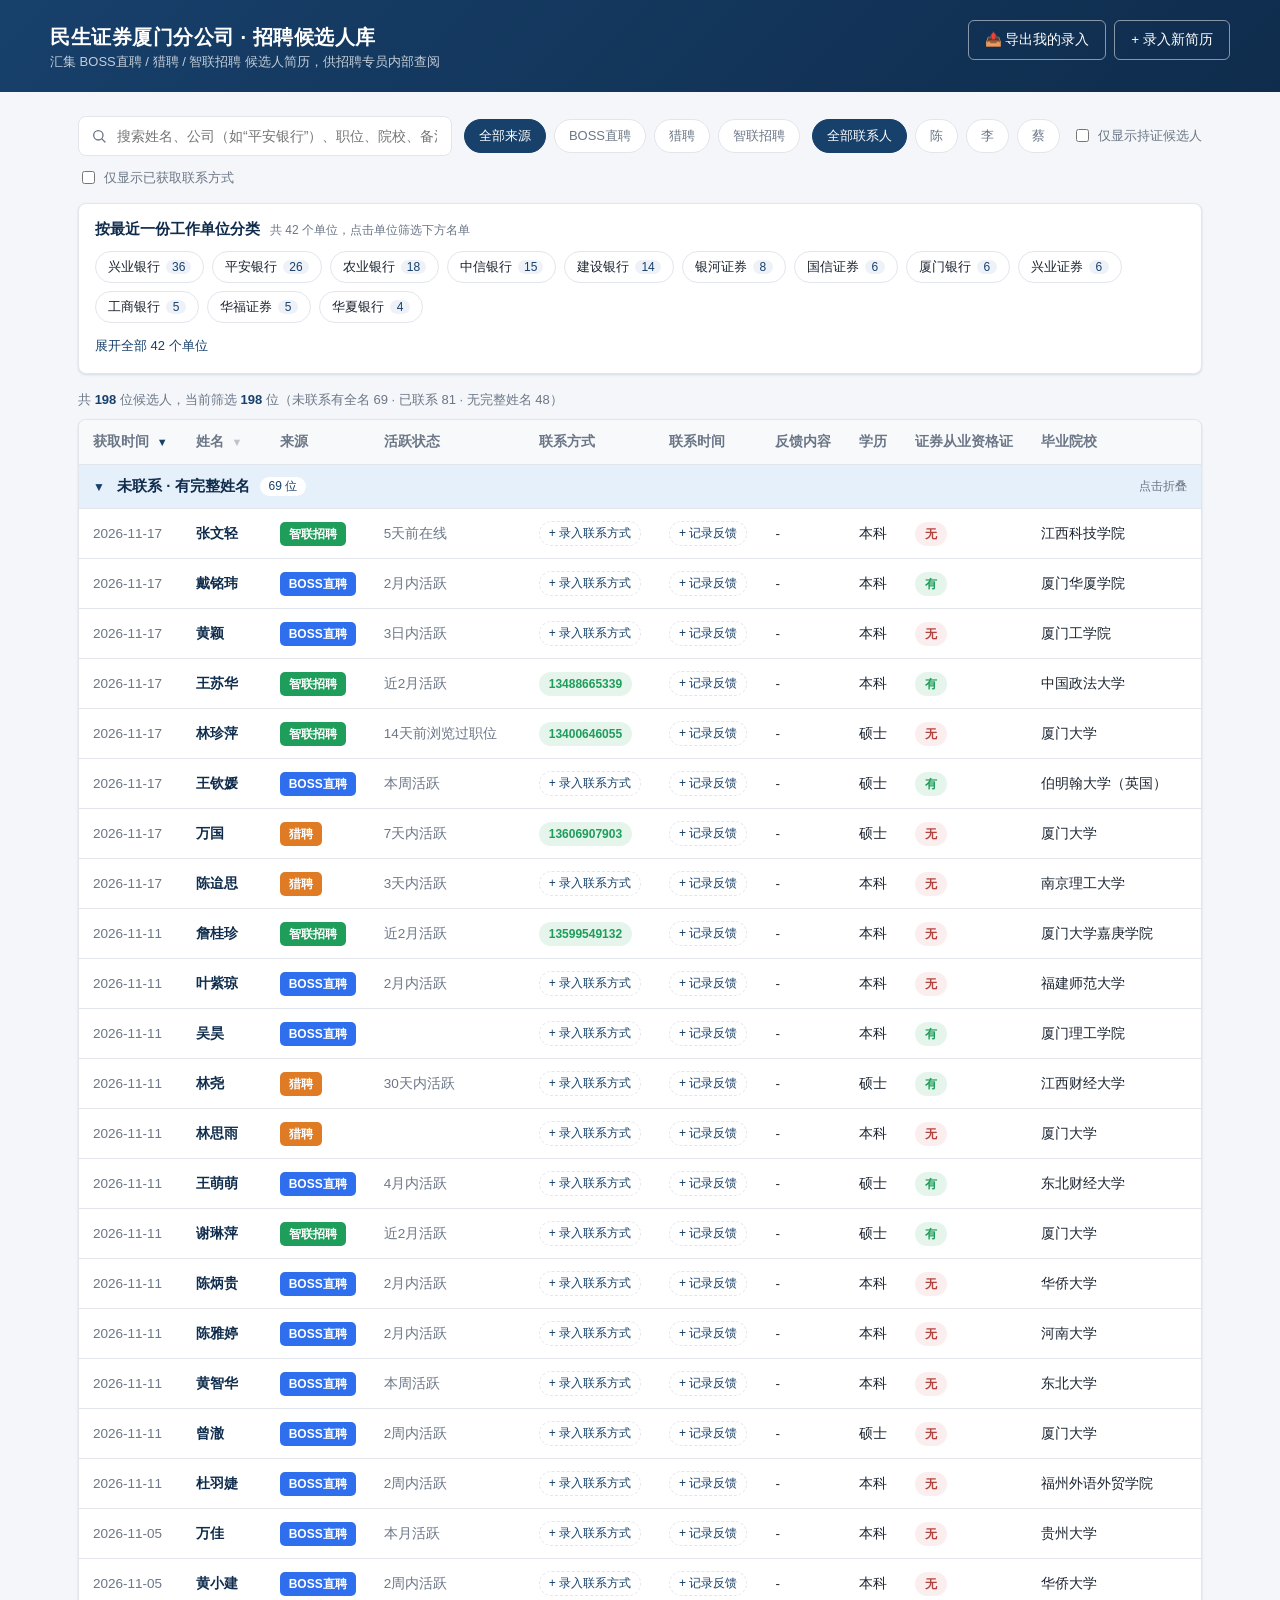
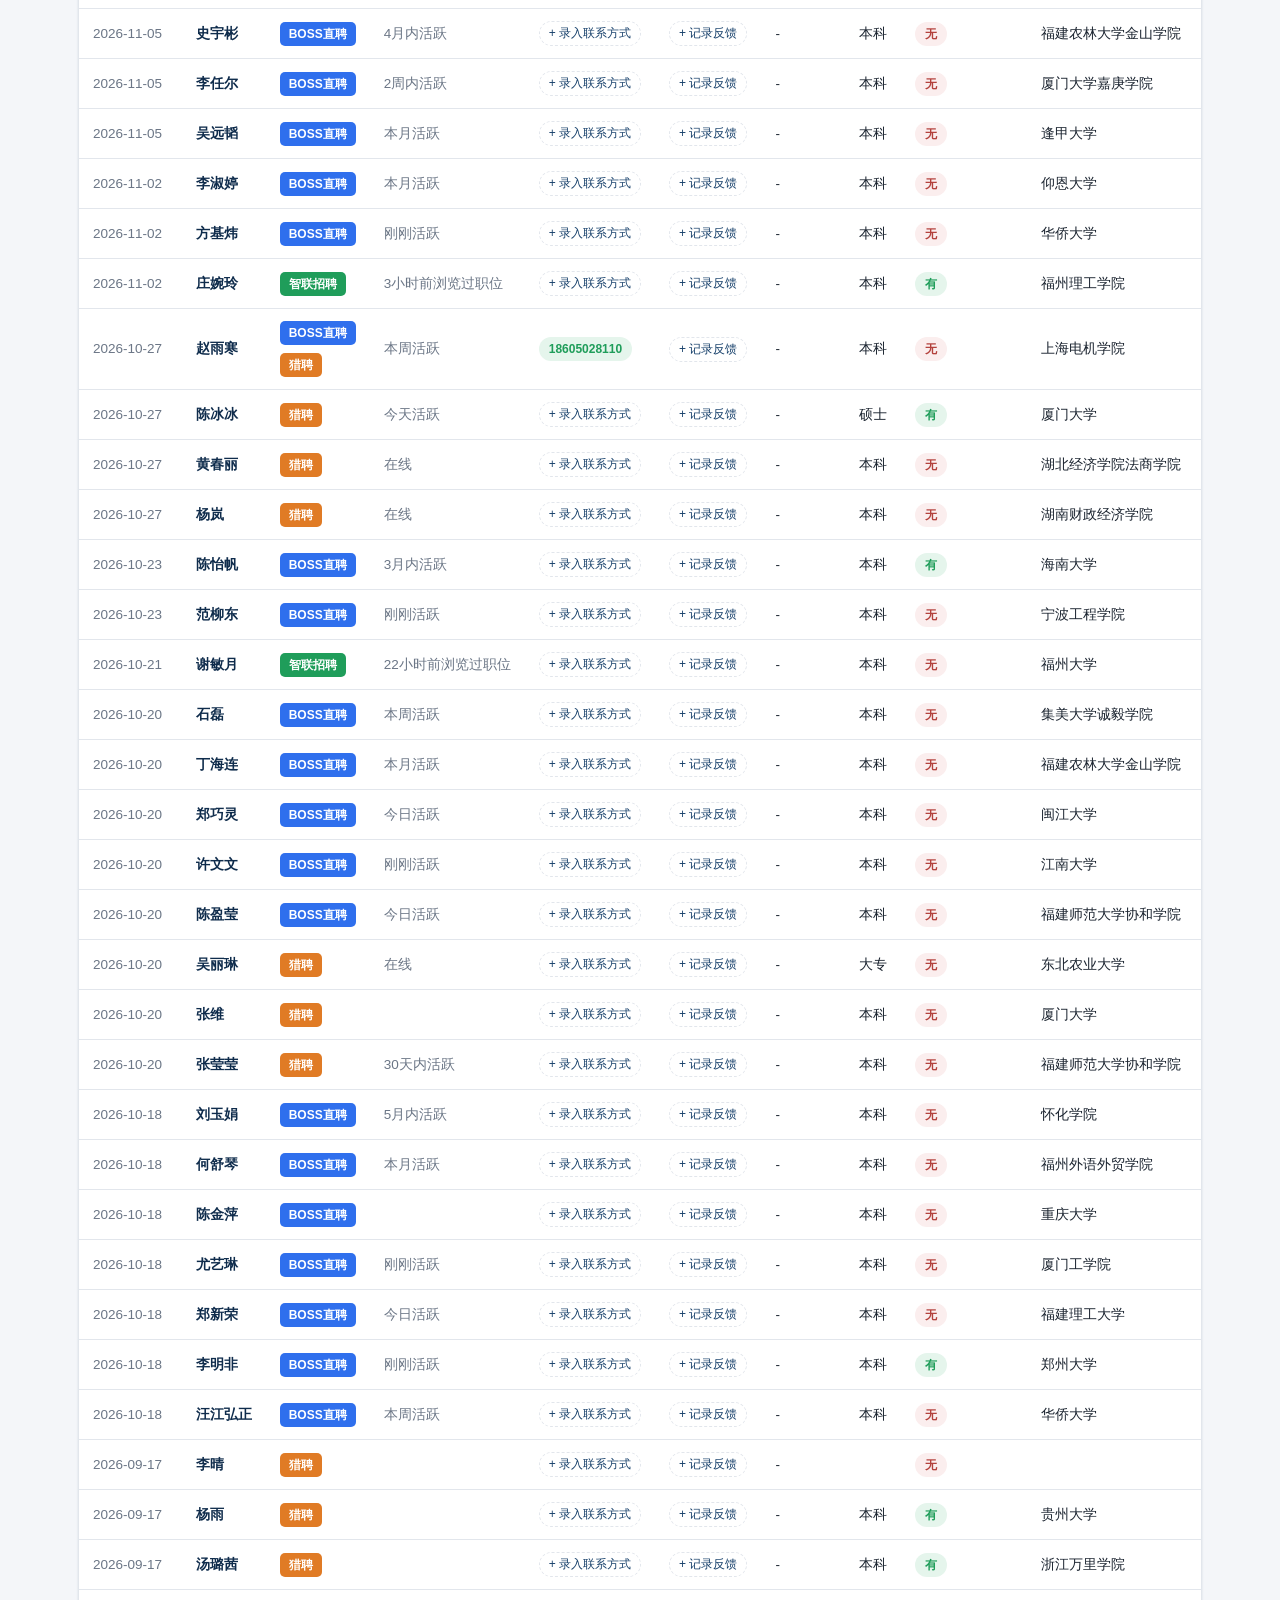
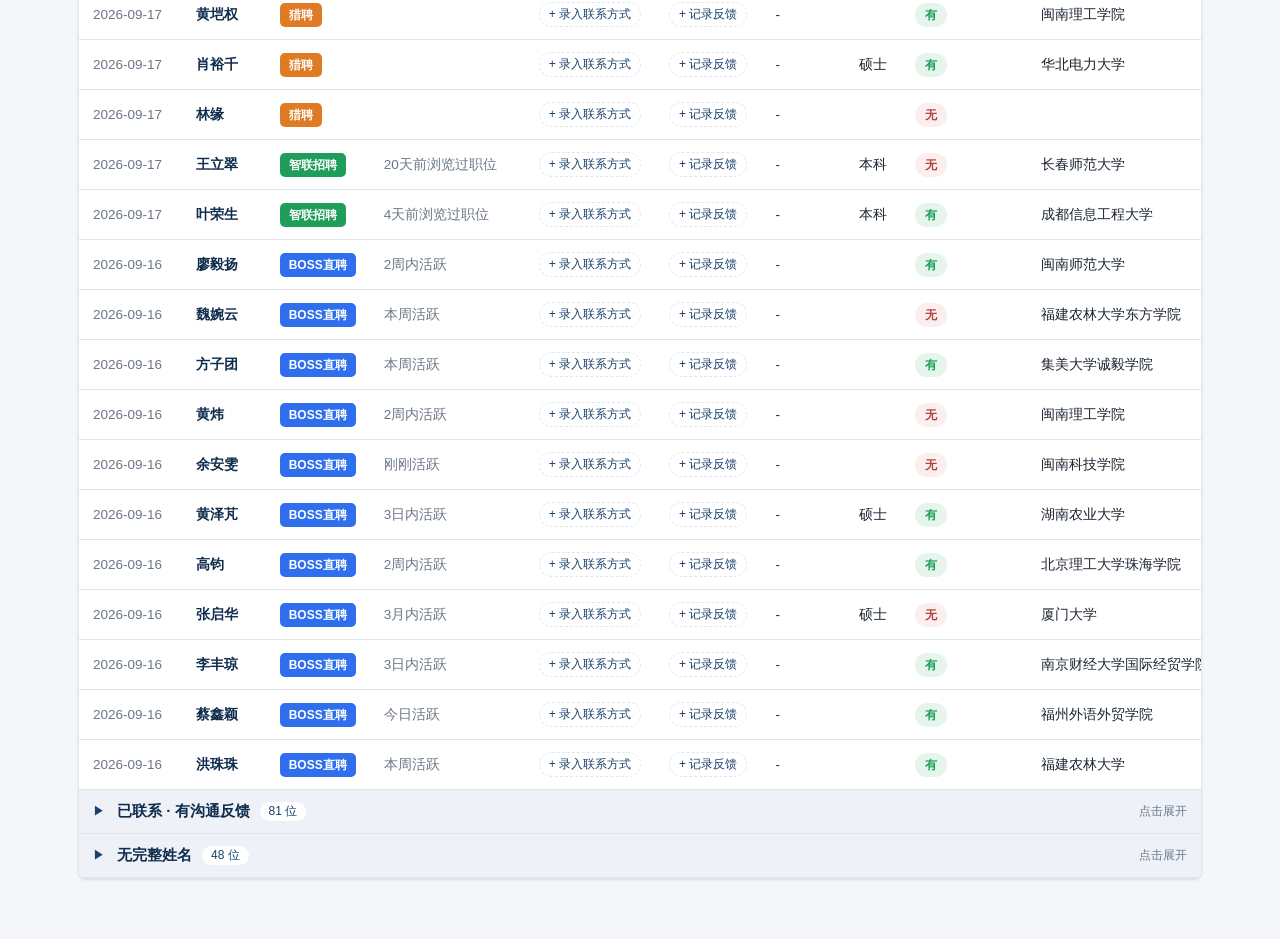
<file: index.html>
<!DOCTYPE html>
<html lang="zh-CN">
<head>
<meta charset="UTF-8">
<meta name="viewport" content="width=device-width, initial-scale=1.0">
<title>民生证券厦门分公司 · 招聘候选人库</title>
<link rel="stylesheet" href="assets/style.css">
</head>
<body data-page="list" data-layout="grouped">
  <header class="top-bar">
    <div class="top-bar-inner">
      <div>
        <h1>民生证券厦门分公司 · 招聘候选人库</h1>
        <div class="subtitle">汇集 BOSS直聘 / 猎聘 / 智联招聘 候选人简历，供招聘专员内部查阅</div>
      </div>
      <div class="top-bar-actions">
        <button type="button" id="export-edits-btn" class="btn btn-secondary top-bar-btn">📤 导出我的录入</button>
        <a class="btn btn-secondary top-bar-btn" href="upload.html">+ 录入新简历</a>
      </div>
    </div>
  </header>

  <main>
    <div class="toolbar">
      <div class="search-box">
        <input id="search-input" type="text" placeholder="搜索姓名、公司（如“平安银行”）、职位、院校、备注…">
      </div>
      <div class="source-filters">
        <button class="filter-chip active" data-source="all">全部来源</button>
        <button class="filter-chip" data-source="BOSS直聘">BOSS直聘</button>
        <button class="filter-chip" data-source="猎聘">猎聘</button>
        <button class="filter-chip" data-source="智联招聘">智联招聘</button>
      </div>
      <div class="source-filters">
        <button class="filter-chip active" data-contact="all">全部联系人</button>
        <button class="filter-chip" data-contact="陈彦汐">陈</button>
        <button class="filter-chip" data-contact="李祖荃">李</button>
        <button class="filter-chip" data-contact="蔡家宝">蔡</button>
      </div>
      <label class="qual-toggle">
        <input type="checkbox" id="qual-only">
        仅显示持证候选人
      </label>
      <label class="qual-toggle">
        <input type="checkbox" id="contact-only">
        仅显示已获取联系方式
      </label>
    </div>

    <section class="employer-panel" id="employer-panel">
      <div class="employer-head">
        <h2>按最近一份工作单位分类</h2>
        <span class="employer-sub" id="employer-sub"></span>
      </div>
      <div class="employer-chips" id="employer-chips"></div>
      <button type="button" class="employer-more" id="employer-more" hidden></button>
    </section>

    <div id="result-meta" class="result-meta"></div>

    <div class="table-card">
      <div class="table-scroll">
        <table id="candidate-table">
          <thead>
            <tr>
              <th class="sortable" data-sort-key="acquiredDate">获取时间 <span class="arrow"></span></th>
              <th class="sortable" data-sort-key="name">姓名 <span class="arrow"></span></th>
              <th>来源</th>
              <th>活跃状态</th>
              <th>联系方式</th>
              <th>联系时间</th>
              <th>反馈内容</th>
              <th>学历</th>
              <th>证券从业资格证</th>
              <th>毕业院校</th>
              <th class="sortable" data-sort-key="currentCompany">目前/最近单位 <span class="arrow"></span></th>
              <th>目前/最近职位</th>
              <th class="sortable" data-sort-key="yearsOfExperience">工作年限 <span class="arrow"></span></th>
              <th>意向职位</th>
              <th>现居地</th>
              <th>状态</th>
              <th>简历联系人</th>
              <th class="sortable" data-sort-key="id">编号 <span class="arrow"></span></th>
            </tr>
          </thead>
          <tbody></tbody>
        </table>
      </div>
      <div id="empty-state" class="empty-state" style="display:none;">没有匹配的候选人</div>
    </div>
  </main>

  <script>
    // Always fetch the newest data/code: GitHub Pages lets browsers cache files for 10 min.
    (function () {
      var v = location.protocol === "file:" ? "" : "?v=" + Date.now();
      document.write('<script src="data/candidates.js' + v + '"><\/script>');
      document.write('<script src="assets/app.js' + v + '"><\/script>');
    })();
  </script>
</body>
</html>
</file>
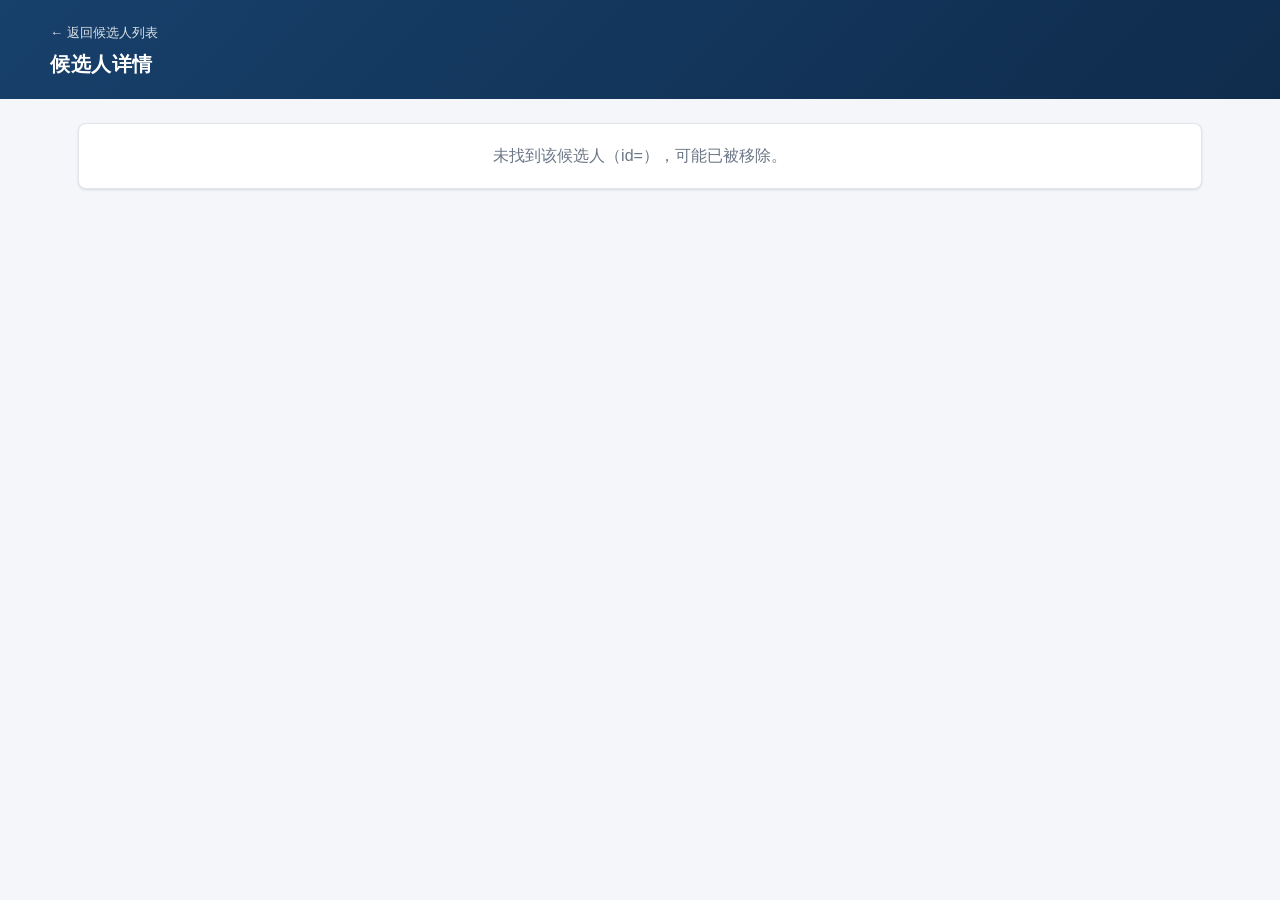
<file: candidate.html>
<!DOCTYPE html>
<html lang="zh-CN">
<head>
<meta charset="UTF-8">
<meta name="viewport" content="width=device-width, initial-scale=1.0">
<title>候选人详情</title>
<link rel="stylesheet" href="assets/style.css">
</head>
<body data-page="detail">
  <header class="top-bar">
    <div class="top-bar-inner">
      <div>
        <a class="detail-back" href="index.html">← 返回候选人列表</a>
        <h1>候选人详情</h1>
      </div>
    </div>
  </header>

  <main>
    <div id="detail-container"></div>
  </main>

  <script>
    // Always fetch the newest data/code: GitHub Pages lets browsers cache files for 10 min.
    (function () {
      var v = location.protocol === "file:" ? "" : "?v=" + Date.now();
      document.write('<script src="data/candidates.js' + v + '"><\/script>');
      document.write('<script src="assets/app.js' + v + '"><\/script>');
    })();
  </script>
</body>
</html>
</file>
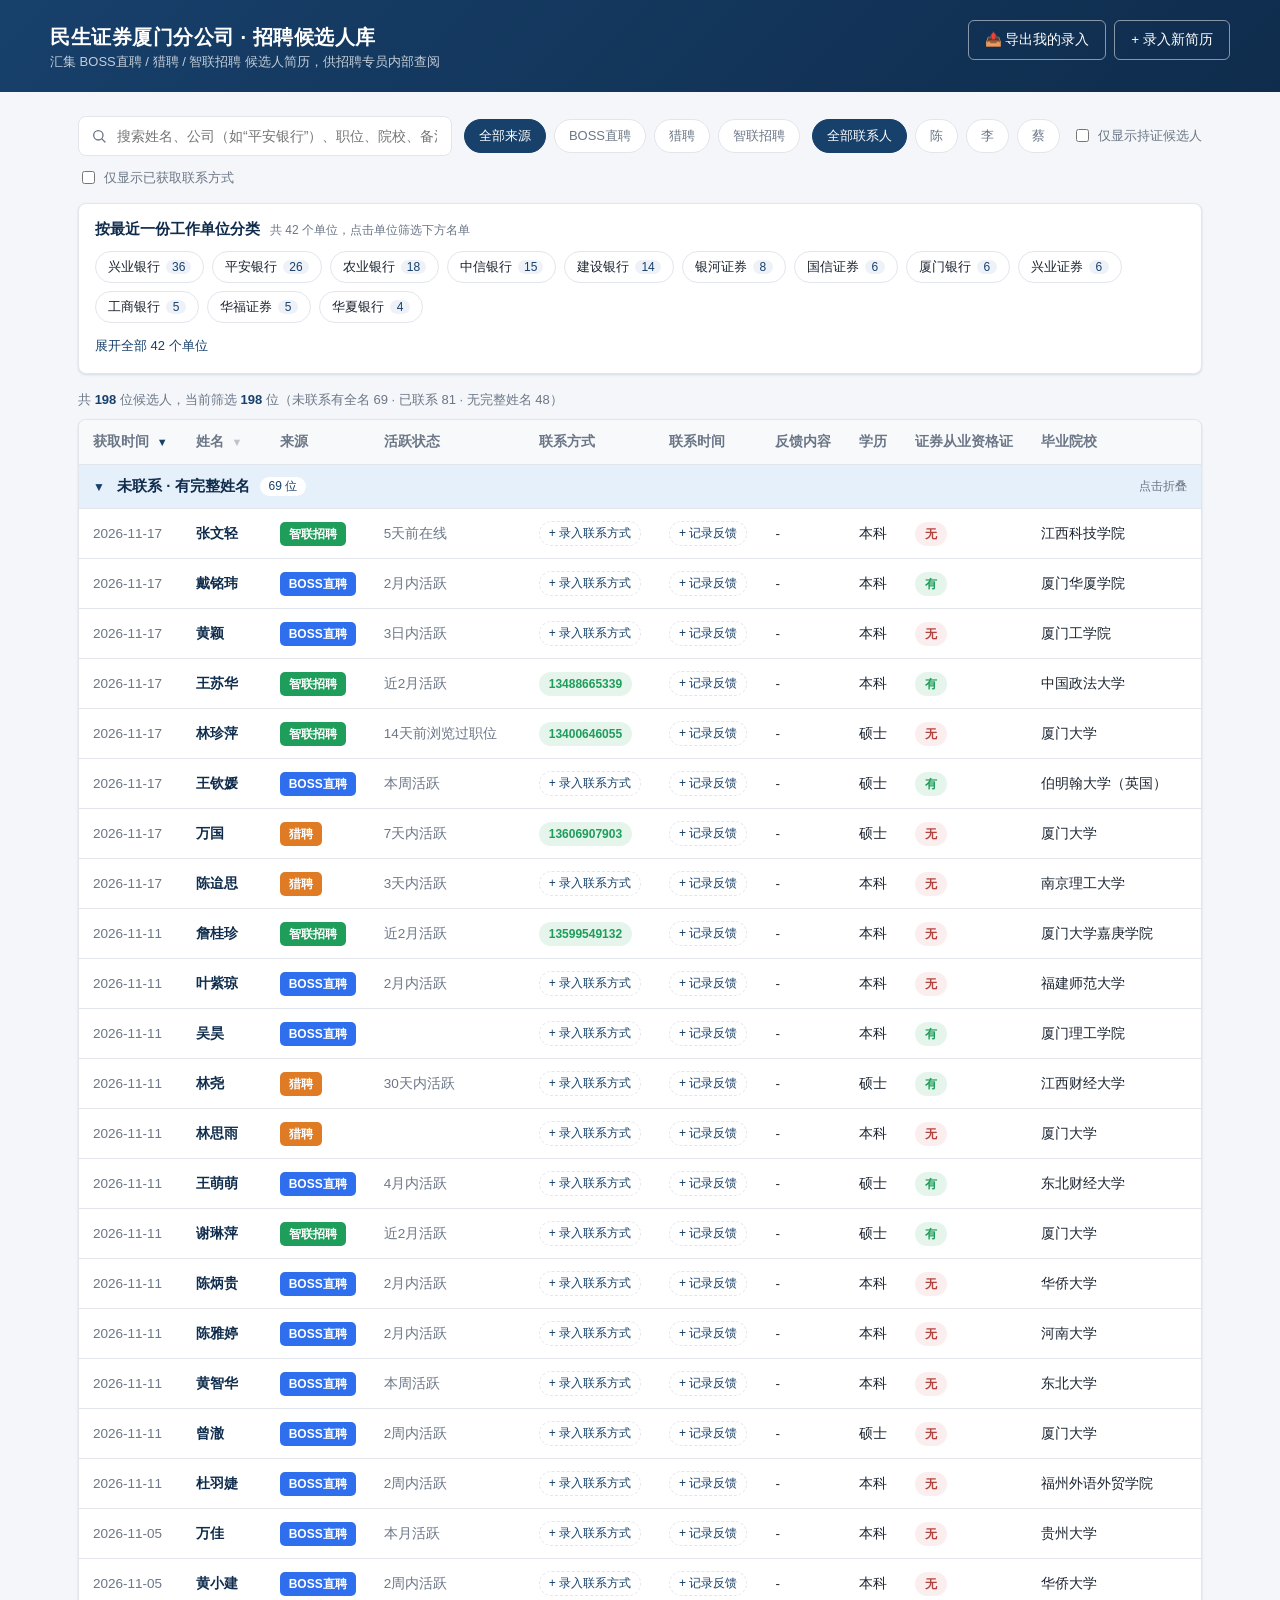
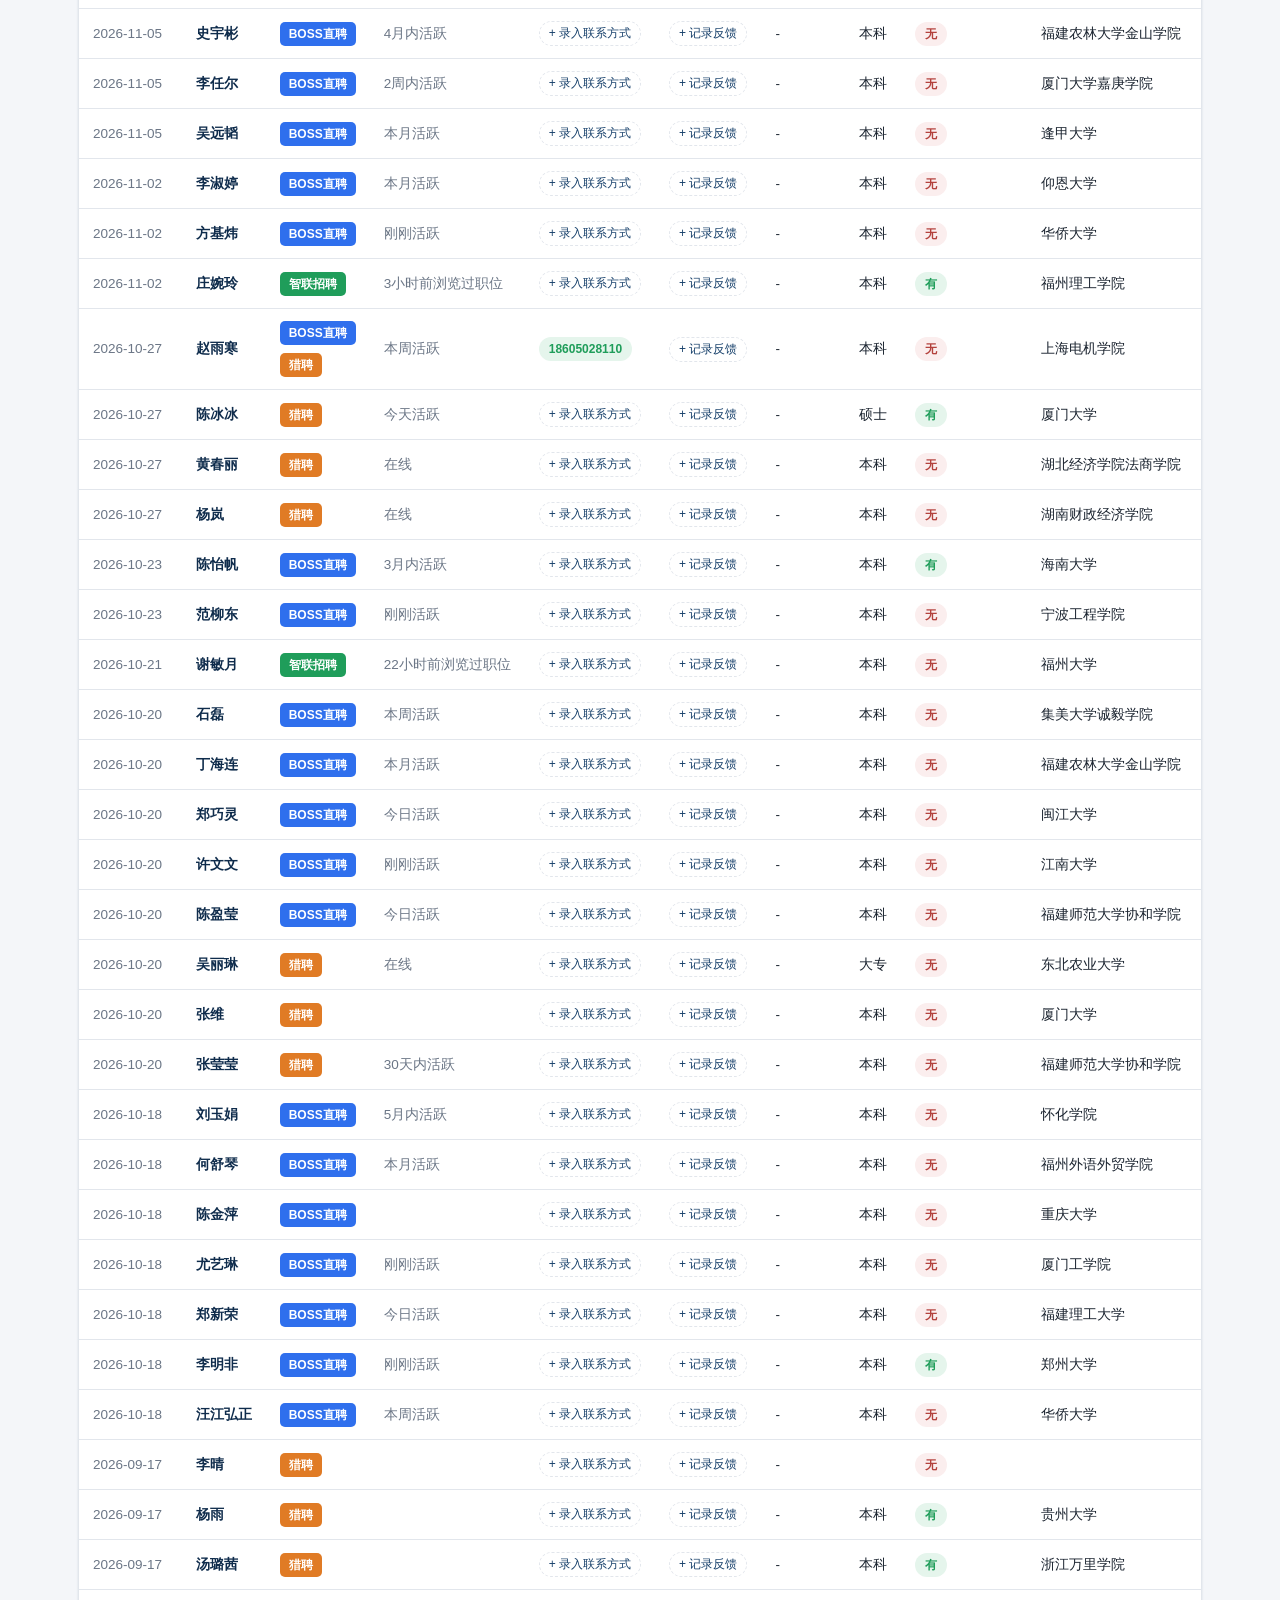
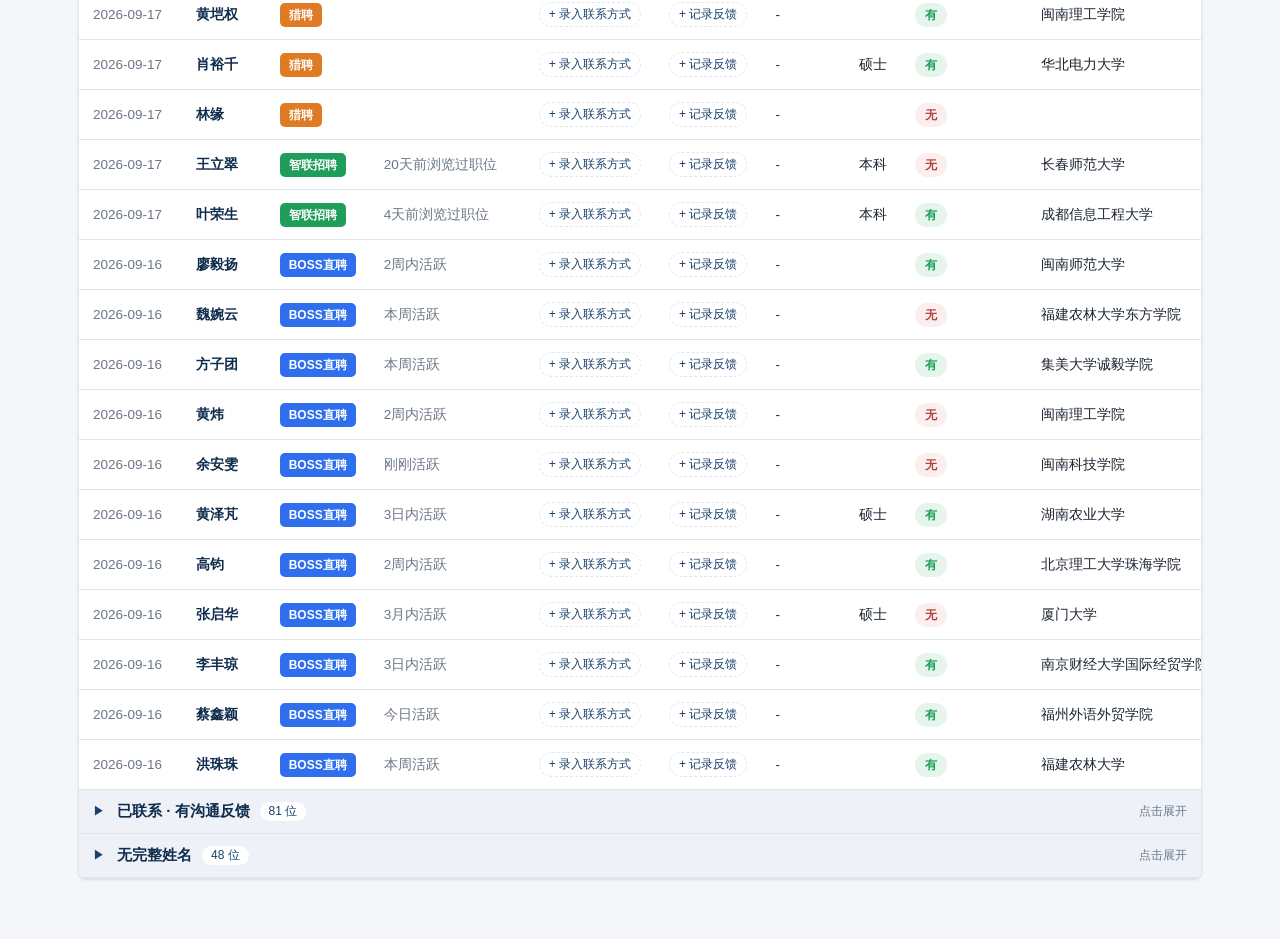
<file: grouped.html>
<!DOCTYPE html>
<html lang="zh-CN">
<head>
<meta charset="UTF-8">
<meta name="viewport" content="width=device-width, initial-scale=1.0">
<title>招聘候选人库</title>
<script>location.replace("index.html" + location.search + location.hash);</script>
<meta http-equiv="refresh" content="0; url=index.html">
</head>
<body><p>分组版已成为正式首页，正在跳转…<a href="index.html">点此进入</a></p></body>
</html>
</file>
<file: assets/style.css>
:root {
  --color-bg: #f4f6f9;
  --color-surface: #ffffff;
  --color-border: #e2e6ec;
  --color-text: #1b2430;
  --color-text-muted: #6b7686;
  --color-primary: #17406b;
  --color-primary-dark: #0f2c4c;
  --color-accent: #c9a24b;
  --color-tag-boss: #2f6fed;
  --color-tag-liepin: #e07b25;
  --color-tag-zhilian: #1f9d5a;
  --color-row-hover: #eef2f8;
  --shadow-card: 0 1px 3px rgba(23, 64, 107, 0.08), 0 1px 2px rgba(23, 64, 107, 0.06);
  --radius: 8px;
}

* {
  box-sizing: border-box;
}

body {
  margin: 0;
  background: var(--color-bg);
  color: var(--color-text);
  font-family: "PingFang SC", "Microsoft YaHei", "Segoe UI", -apple-system, sans-serif;
  line-height: 1.5;
}

.top-bar {
  background: linear-gradient(135deg, var(--color-primary), var(--color-primary-dark));
  color: #fff;
  padding: 20px 28px;
}

.top-bar-inner {
  max-width: 1180px;
  margin: 0 auto;
  display: flex;
  align-items: baseline;
  justify-content: space-between;
  flex-wrap: wrap;
  gap: 8px;
}

.top-bar h1 {
  margin: 0;
  font-size: 20px;
  font-weight: 600;
  letter-spacing: 0.5px;
}

.top-bar .subtitle {
  font-size: 13px;
  color: rgba(255, 255, 255, 0.75);
}

main {
  max-width: 1180px;
  margin: 0 auto;
  padding: 24px 28px 60px;
}

.toolbar {
  display: flex;
  align-items: center;
  gap: 12px;
  flex-wrap: wrap;
  margin-bottom: 16px;
}

.search-box {
  flex: 1 1 320px;
  position: relative;
}

.search-box input {
  width: 100%;
  padding: 11px 14px 11px 38px;
  border: 1px solid var(--color-border);
  border-radius: var(--radius);
  font-size: 14px;
  background: var(--color-surface) url("data:image/svg+xml,%3Csvg xmlns='http://www.w3.org/2000/svg' viewBox='0 0 24 24' fill='none' stroke='%236b7686' stroke-width='2' stroke-linecap='round' stroke-linejoin='round' width='16' height='16'%3E%3Ccircle cx='11' cy='11' r='7'/%3E%3Cline x1='21' y1='21' x2='16.65' y2='16.65'/%3E%3C/svg%3E") no-repeat 12px center;
  background-size: 16px;
}

.search-box input:focus {
  outline: none;
  border-color: var(--color-primary);
  box-shadow: 0 0 0 3px rgba(23, 64, 107, 0.12);
}

.source-filters {
  display: flex;
  gap: 8px;
  flex-wrap: wrap;
}

.filter-chip {
  border: 1px solid var(--color-border);
  background: var(--color-surface);
  color: var(--color-text-muted);
  padding: 7px 14px;
  border-radius: 999px;
  font-size: 13px;
  cursor: pointer;
  transition: all 0.15s ease;
  white-space: nowrap;
}

.filter-chip:hover {
  border-color: var(--color-primary);
  color: var(--color-primary);
}

.filter-chip.active {
  background: var(--color-primary);
  border-color: var(--color-primary);
  color: #fff;
}

.result-meta {
  font-size: 13px;
  color: var(--color-text-muted);
  margin-bottom: 10px;
}

.result-meta strong {
  color: var(--color-primary);
}

.table-card {
  background: var(--color-surface);
  border-radius: var(--radius);
  box-shadow: var(--shadow-card);
  overflow: hidden;
  border: 1px solid var(--color-border);
}

.table-scroll {
  overflow-x: auto;
}

table {
  width: 100%;
  border-collapse: collapse;
  font-size: 13.5px;
  min-width: 920px;
}

thead th {
  text-align: left;
  padding: 12px 14px;
  background: #f8f9fb;
  color: var(--color-text-muted);
  font-weight: 600;
  border-bottom: 1px solid var(--color-border);
  white-space: nowrap;
  position: sticky;
  top: 0;
}

th.sortable {
  cursor: pointer;
  user-select: none;
}

th.sortable:hover {
  color: var(--color-primary);
}

th.sortable .arrow {
  margin-left: 4px;
  opacity: 0.4;
  font-size: 11px;
}

th.sortable.sort-active .arrow {
  opacity: 1;
  color: var(--color-primary);
}

tbody tr {
  border-bottom: 1px solid var(--color-border);
  cursor: pointer;
  transition: background 0.1s ease;
}

tbody tr:last-child {
  border-bottom: none;
}

tbody tr:hover {
  background: var(--color-row-hover);
}

tbody td {
  padding: 12px 14px;
  white-space: nowrap;
}

td.name-cell {
  font-weight: 600;
  color: var(--color-primary-dark);
}

td.muted {
  color: var(--color-text-muted);
}

.tag {
  display: inline-block;
  padding: 3px 9px;
  border-radius: 5px;
  font-size: 12px;
  font-weight: 600;
  color: #fff;
}

.tag-boss { background: var(--color-tag-boss); }
.tag-liepin { background: var(--color-tag-liepin); }
.tag-zhilian { background: var(--color-tag-zhilian); }
.tag-other { background: #8a94a6; }

.tag-list {
  display: inline-flex;
  flex-wrap: wrap;
  gap: 4px;
}

.status-pill {
  display: inline-block;
  padding: 3px 10px;
  border-radius: 999px;
  font-size: 12px;
  background: #eef2f8;
  color: var(--color-text-muted);
}

.pill-yes {
  background: #e5f5ec;
  color: var(--color-tag-zhilian);
  font-weight: 600;
}

.pill-no {
  background: #fbeeee;
  color: #b3413c;
  font-weight: 600;
}

.pill-pending {
  background: #fdf3e3;
  color: #b8860b;
  font-weight: 600;
}

.contact-cell {
  white-space: nowrap;
}

.contact-btn {
  border: 1px dashed var(--color-border);
  background: transparent;
  color: var(--color-primary);
  padding: 3px 9px;
  border-radius: 999px;
  font-size: 12px;
  cursor: pointer;
}

.contact-btn:hover {
  border-color: var(--color-primary);
  background: var(--color-row-hover);
}

.contact-local {
  display: inline-flex;
  align-items: center;
  gap: 4px;
}

.contact-icon-btn {
  border: none;
  background: transparent;
  color: inherit;
  opacity: 0.6;
  cursor: pointer;
  font-size: 11px;
  padding: 0 1px;
  line-height: 1;
}

.contact-icon-btn:hover {
  opacity: 1;
}

.contact-edit {
  display: inline-flex;
  align-items: center;
  gap: 4px;
}

.contact-input {
  width: 118px;
  border: 1px solid var(--color-primary);
  border-radius: 5px;
  padding: 4px 6px;
  font-size: 12.5px;
  font-family: inherit;
}

.contact-input:focus {
  outline: none;
  box-shadow: 0 0 0 2px rgba(23, 64, 107, 0.15);
}

.btn-mini {
  border: 1px solid var(--color-border);
  background: var(--color-surface);
  border-radius: 5px;
  padding: 3px 8px;
  font-size: 12px;
  cursor: pointer;
}

.contact-save {
  border-color: var(--color-primary);
  color: var(--color-primary);
}

.contact-save:hover {
  background: var(--color-row-hover);
}

.qual-toggle {
  display: flex;
  align-items: center;
  gap: 6px;
  font-size: 13px;
  color: var(--color-text-muted);
  cursor: pointer;
  white-space: nowrap;
}

.qual-toggle input {
  cursor: pointer;
}

.empty-state {
  padding: 48px 20px;
  text-align: center;
  color: var(--color-text-muted);
}

/* Detail page */
.detail-back {
  display: inline-flex;
  align-items: center;
  gap: 6px;
  color: rgba(255, 255, 255, 0.85);
  text-decoration: none;
  font-size: 13px;
  margin-bottom: 6px;
}

.detail-back:hover {
  color: #fff;
}

.detail-grid {
  display: grid;
  grid-template-columns: 320px 1fr;
  gap: 20px;
  align-items: start;
}

@media (max-width: 820px) {
  .detail-grid {
    grid-template-columns: 1fr;
  }
}

.card {
  background: var(--color-surface);
  border: 1px solid var(--color-border);
  border-radius: var(--radius);
  box-shadow: var(--shadow-card);
  padding: 20px;
  margin-bottom: 18px;
}

.card h2 {
  margin: 0 0 14px;
  font-size: 15px;
  color: var(--color-primary-dark);
  border-left: 3px solid var(--color-accent);
  padding-left: 10px;
}

.profile-header {
  display: flex;
  align-items: center;
  gap: 14px;
  margin-bottom: 16px;
}

.avatar-circle {
  width: 56px;
  height: 56px;
  border-radius: 50%;
  background: var(--color-primary);
  color: #fff;
  display: flex;
  align-items: center;
  justify-content: center;
  font-size: 20px;
  font-weight: 700;
  flex-shrink: 0;
}

.profile-header .name {
  font-size: 19px;
  font-weight: 700;
  color: var(--color-primary-dark);
}

.profile-header .meta-line {
  font-size: 13px;
  color: var(--color-text-muted);
  margin-top: 3px;
}

.info-list {
  display: grid;
  grid-template-columns: 1fr 1fr;
  gap: 10px 16px;
  font-size: 13.5px;
}

.info-list .item label {
  display: block;
  color: var(--color-text-muted);
  font-size: 12px;
  margin-bottom: 2px;
}

.info-list .item .value {
  color: var(--color-text);
}

.timeline {
  position: relative;
}

.timeline-item {
  position: relative;
  padding: 0 0 18px 22px;
  border-left: 2px solid var(--color-border);
}

.timeline-item:last-child {
  padding-bottom: 0;
}

.timeline-item::before {
  content: "";
  position: absolute;
  left: -6px;
  top: 3px;
  width: 10px;
  height: 10px;
  border-radius: 50%;
  background: var(--color-primary);
}

.timeline-item .t-title {
  font-weight: 600;
  font-size: 14px;
  color: var(--color-text);
}

.timeline-item .t-period {
  font-size: 12px;
  color: var(--color-text-muted);
  margin: 2px 0 6px;
}

.timeline-item .t-desc {
  font-size: 13px;
  color: var(--color-text-muted);
}

.tag-list {
  display: flex;
  gap: 8px;
  flex-wrap: wrap;
}

.tag-list .cert {
  background: #eef2f8;
  color: var(--color-primary-dark);
  padding: 4px 10px;
  border-radius: 5px;
  font-size: 12.5px;
}

.note-box {
  background: #fbf8f0;
  border: 1px solid #ecdfc0;
  border-radius: 6px;
  padding: 12px 14px;
  font-size: 13px;
  color: #6b5a2e;
}

.mask-hint {
  font-size: 11px;
  color: var(--color-text-muted);
  margin-left: 6px;
}

/* Upload / intake assistant page */

.dropzone {
  border: 2px dashed var(--color-border);
  border-radius: var(--radius);
  padding: 36px 20px;
  text-align: center;
  color: var(--color-text-muted);
  cursor: pointer;
  transition: all 0.15s ease;
}

.dropzone:hover,
.dropzone.dragover {
  border-color: var(--color-primary);
  color: var(--color-primary);
  background: var(--color-row-hover);
}

.file-status {
  font-size: 13px;
  color: var(--color-text-muted);
  margin-top: 10px;
  min-height: 18px;
}

.progress-wrap {
  height: 6px;
  background: #eef2f8;
  border-radius: 999px;
  overflow: hidden;
  margin-top: 8px;
}

.progress-bar {
  height: 100%;
  width: 0%;
  background: var(--color-primary);
  transition: width 0.2s ease;
}

.raw-text {
  width: 100%;
  min-height: 140px;
  border: 1px solid var(--color-border);
  border-radius: var(--radius);
  padding: 12px;
  font-size: 13px;
  font-family: inherit;
  color: var(--color-text);
  resize: vertical;
}

.duplicate-warning {
  background: #fdece9;
  border-color: #f1b8ac;
  color: #a13c2a;
}

.form-grid {
  display: grid;
  grid-template-columns: repeat(3, 1fr);
  gap: 14px;
  margin-bottom: 14px;
}

@media (max-width: 900px) {
  .form-grid { grid-template-columns: repeat(2, 1fr); }
}
@media (max-width: 600px) {
  .form-grid { grid-template-columns: 1fr; }
}

.field {
  display: flex;
  flex-direction: column;
  gap: 5px;
  font-size: 12.5px;
  color: var(--color-text-muted);
}

.field input,
.field select,
.field textarea {
  border: 1px solid var(--color-border);
  border-radius: 6px;
  padding: 8px 10px;
  font-size: 13.5px;
  font-family: inherit;
  color: var(--color-text);
}

.field input:focus,
.field select:focus,
.field textarea:focus {
  outline: none;
  border-color: var(--color-primary);
  box-shadow: 0 0 0 3px rgba(23, 64, 107, 0.1);
}

.field.checkbox-field {
  flex-direction: row;
  align-items: center;
  gap: 8px;
  font-size: 13.5px;
  color: var(--color-text);
}

.field.checkbox-field input {
  width: 16px;
  height: 16px;
}

.field.full-width {
  margin-bottom: 14px;
}

.repeat-section {
  margin-top: 20px;
}

.repeat-header {
  display: flex;
  align-items: center;
  justify-content: space-between;
  margin-bottom: 10px;
}

.repeat-row {
  display: grid;
  grid-template-columns: 1fr 1fr 1fr 2fr auto;
  gap: 8px;
  margin-bottom: 8px;
  align-items: start;
}

.repeat-row-edu {
  grid-template-columns: 1fr 1fr 1fr 1fr auto;
}

@media (max-width: 900px) {
  .repeat-row,
  .repeat-row-edu {
    grid-template-columns: 1fr;
  }
}

.repeat-row input,
.repeat-row textarea {
  border: 1px solid var(--color-border);
  border-radius: 6px;
  padding: 8px 10px;
  font-size: 13px;
  font-family: inherit;
  color: var(--color-text);
}

.btn {
  border: 1px solid var(--color-border);
  border-radius: 6px;
  padding: 9px 16px;
  font-size: 13.5px;
  cursor: pointer;
  background: var(--color-surface);
  color: var(--color-text);
}

.btn-primary {
  background: var(--color-primary);
  border-color: var(--color-primary);
  color: #fff;
  font-weight: 600;
}

.btn-primary:hover {
  background: var(--color-primary-dark);
}

.btn-secondary {
  background: #fff;
  color: var(--color-primary);
  border-color: var(--color-primary);
}

.btn-secondary:hover {
  background: var(--color-row-hover);
}

.btn-remove {
  background: #fdece9;
  border-color: #f1b8ac;
  color: #a13c2a;
  white-space: nowrap;
}

.output-hint {
  font-size: 13px;
  color: var(--color-text-muted);
  margin: 4px 0 10px;
}

.output-box {
  background: #0f2c4c;
  color: #d7e3f0;
  font-family: "Consolas", "Menlo", monospace;
}

.output-actions {
  display: flex;
  gap: 10px;
  margin-top: 10px;
}

/* Contact-feedback columns on the list page */

.feedback-cell {
  max-width: 220px;
}

.feedback-view {
  display: inline-flex;
  align-items: center;
  gap: 4px;
  max-width: 100%;
}

.feedback-view.feedback-local {
  color: #b8860b;
}

.feedback-text {
  display: inline-block;
  max-width: 180px;
  overflow: hidden;
  text-overflow: ellipsis;
  white-space: nowrap;
  vertical-align: bottom;
}

.feedback-edit {
  display: inline-flex;
  align-items: center;
  gap: 4px;
}

.feedback-text-input {
  width: 200px;
  border: 1px solid var(--color-primary);
  border-radius: 5px;
  padding: 4px 6px;
  font-size: 12.5px;
  font-family: inherit;
}

.feedback-date-input {
  border: 1px solid var(--color-primary);
  border-radius: 5px;
  padding: 4px 6px;
  font-size: 12.5px;
  font-family: inherit;
}

.feedback-text-input:focus,
.feedback-date-input:focus {
  outline: none;
  box-shadow: 0 0 0 2px rgba(23, 64, 107, 0.15);
}

/* Prominent "沟通反馈" block on the candidate detail page */

.feedback-highlight {
  border: 1.5px solid var(--color-primary);
  background: linear-gradient(135deg, #eef4fb 0%, #ffffff 55%);
  box-shadow: 0 2px 8px rgba(23, 64, 107, 0.12);
}

.feedback-highlight h2 {
  border-left-color: var(--color-primary);
  color: var(--color-primary-dark);
}

.feedback-highlight-date {
  font-size: 13px;
  color: var(--color-primary-dark);
  margin-bottom: 8px;
}

.feedback-highlight-text {
  font-size: 14.5px;
  line-height: 1.6;
  color: var(--color-text);
  white-space: pre-wrap;
}

.feedback-highlight-by {
  margin-top: 10px;
  font-size: 12px;
  color: var(--color-text-muted);
  text-align: right;
}

/* ---------- header actions + 导出我的录入 ---------- */
.top-bar-actions {
  display: flex;
  gap: 8px;
  flex-wrap: wrap;
}

.top-bar-btn {
  background: transparent;
  color: #fff;
  border-color: rgba(255, 255, 255, 0.5);
  text-decoration: none;
}

.top-bar-btn:hover {
  background: rgba(255, 255, 255, 0.12);
}

.top-bar-btn.has-pending {
  background: #fff;
  color: var(--color-primary-dark);
  border-color: #fff;
  font-weight: 600;
}

.export-overlay {
  position: fixed;
  inset: 0;
  background: rgba(15, 23, 42, 0.45);
  display: flex;
  align-items: center;
  justify-content: center;
  padding: 16px;
  z-index: 1000;
}

.export-dialog {
  background: var(--color-surface);
  border-radius: var(--radius);
  box-shadow: 0 12px 40px rgba(0, 0, 0, 0.25);
  width: min(640px, 100%);
  max-height: calc(100vh - 32px);
  display: flex;
  flex-direction: column;
  padding: 20px;
  gap: 12px;
}

.export-dialog h2 {
  margin: 0;
  font-size: 16px;
  color: var(--color-primary-dark);
}

.export-hint {
  margin: 0;
  font-size: 13px;
  line-height: 1.6;
  color: var(--color-text-muted);
}

.export-text {
  width: 100%;
  min-height: 220px;
  flex: 1;
  resize: vertical;
  box-sizing: border-box;
  border: 1px solid var(--color-border);
  border-radius: 6px;
  padding: 10px;
  font-family: inherit;
  font-size: 13px;
  line-height: 1.6;
  color: var(--color-text);
}

.export-actions {
  display: flex;
  align-items: center;
  justify-content: flex-end;
  gap: 8px;
}

.export-actions .btn {
  white-space: nowrap;
}

.export-status {
  margin-right: auto;
  font-size: 13px;
  color: var(--color-primary);
}

/* ---------- 按最近一份工作单位分类 ---------- */
.employer-panel {
  background: var(--color-surface);
  border: 1px solid var(--color-border);
  border-radius: var(--radius);
  box-shadow: var(--shadow-card);
  padding: 14px 16px;
  margin-bottom: 16px;
}

.employer-head {
  display: flex;
  align-items: baseline;
  gap: 10px;
  flex-wrap: wrap;
  margin-bottom: 10px;
}

.employer-head h2 {
  margin: 0;
  font-size: 15px;
  color: var(--color-primary-dark);
}

.employer-sub {
  font-size: 12px;
  color: var(--color-text-muted);
}

.employer-chips {
  display: flex;
  flex-wrap: wrap;
  gap: 8px;
}

.employer-chip {
  display: inline-flex;
  align-items: center;
  gap: 6px;
  border: 1px solid var(--color-border);
  background: var(--color-surface);
  color: var(--color-text);
  padding: 6px 12px;
  border-radius: 999px;
  font-size: 13px;
  cursor: pointer;
  white-space: nowrap;
  transition: all 0.15s ease;
}

.employer-chip:hover {
  border-color: var(--color-primary);
  color: var(--color-primary);
}

.employer-chip.active {
  background: var(--color-primary);
  border-color: var(--color-primary);
  color: #fff;
}

.employer-count {
  font-size: 12px;
  min-width: 20px;
  padding: 0 6px;
  border-radius: 999px;
  background: var(--color-row-hover);
  color: var(--color-primary);
  text-align: center;
}

.employer-chip.active .employer-count {
  background: rgba(255, 255, 255, 0.22);
  color: #fff;
}

.employer-more {
  margin-top: 10px;
  border: none;
  background: none;
  color: var(--color-primary);
  font-size: 13px;
  cursor: pointer;
  padding: 4px 0;
}

@media (max-width: 600px) {
  .employer-panel {
    padding: 12px;
  }
  .employer-chips {
    gap: 6px;
  }
  .employer-chip {
    padding: 6px 10px;
  }
}

/* ---------- grouped.html：三块分组（未联系有全名 / 已联系 / 无完整姓名） ---------- */
.version-note {
  font-size: 12.5px;
  color: var(--color-text-muted);
  background: var(--color-row-hover);
  border: 1px dashed var(--color-border);
  border-radius: var(--radius);
  padding: 8px 12px;
  margin-bottom: 12px;
}

.version-note a {
  color: var(--color-primary);
}

tbody tr.group-row,
tbody tr.group-row:hover {
  background: var(--color-surface);
  cursor: default;
}

tbody tr.group-row td {
  padding: 0;
  border-bottom: 1px solid var(--color-border);
}

/* sticky so the bar stays at the left edge while the wide table scrolls sideways */
.group-head {
  position: sticky;
  left: 0;
  display: flex;
  align-items: center;
  gap: 10px;
  width: var(--scroll-w, 100%);
  box-sizing: border-box;
  border: none;
  background: var(--color-row-hover);
  color: var(--color-primary-dark);
  font-size: 15px;
  padding: 12px 14px;
  text-align: left;
  cursor: pointer;
}

.group-row.group-todo .group-head {
  background: #e6f0fb;
}

.group-arrow {
  font-size: 12px;
  width: 14px;
  color: var(--color-primary);
}

.group-count {
  font-size: 12px;
  color: var(--color-primary);
  background: var(--color-surface);
  border-radius: 999px;
  padding: 1px 9px;
}

.group-tip {
  margin-left: auto;
  font-size: 12px;
  color: var(--color-text-muted);
}

@media (max-width: 600px) {
  .group-head {
    padding: 13px 12px;
    font-size: 15px;
  }
  .group-tip {
    font-size: 11.5px;
  }
}
</file>
